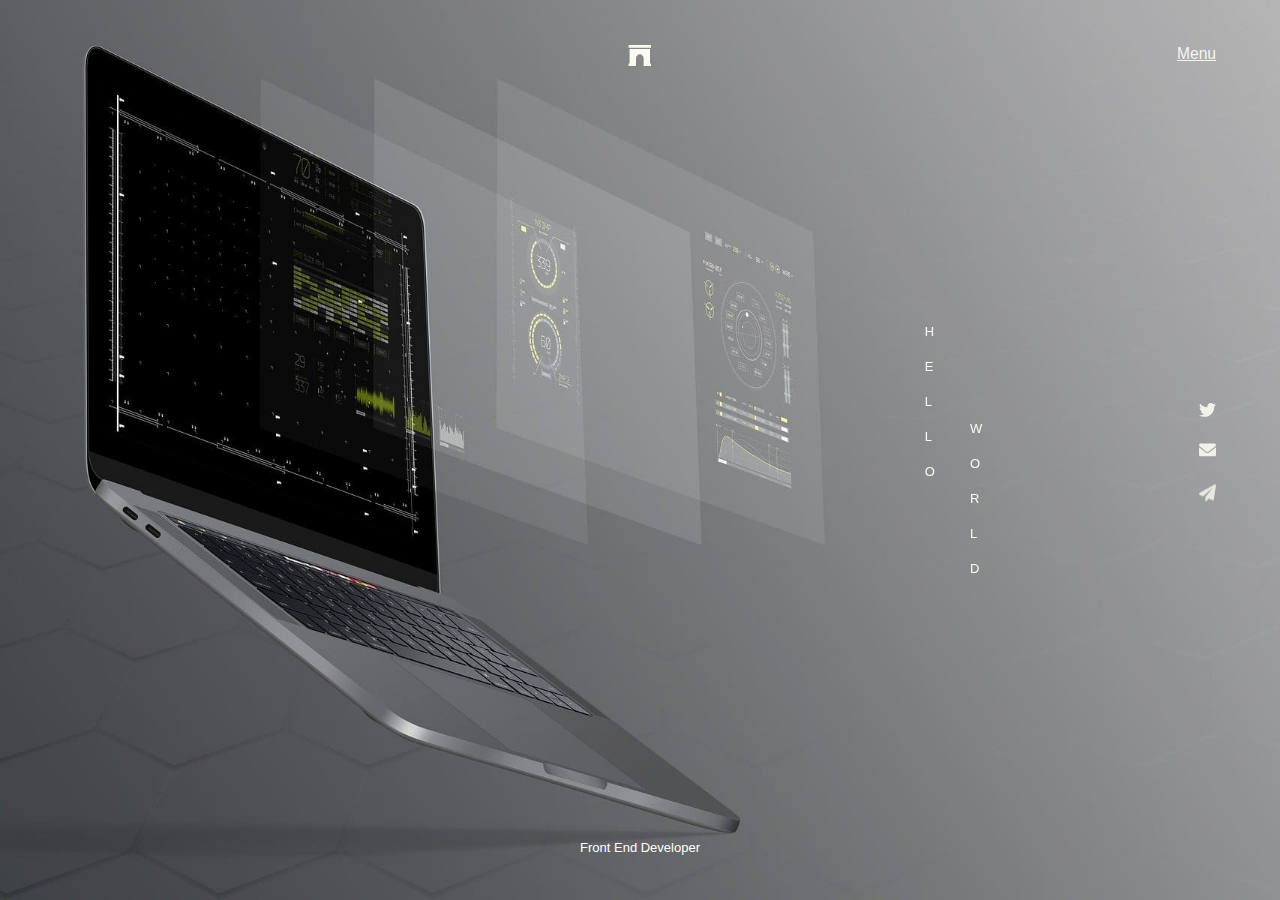
<file: index.html>
<!DOCTYPE html>
<html lang="en">
<head>
	<meta charset="UTF-8">
	<meta
      name="viewport"
      content="width=device-width, initial-scale=1, minimum-scale=1, maximum-scale=1"
    />
	<title>My Portfolio - Home</title>
	<link rel="stylesheet" href="style/style.css">
	<link rel="icon" href="images/logo_gallery.svg">
	<script src="script/gsap.min.js"></script>
</head>
<body class="indexhtml" onload='myAnime()'>
	<div class="menu">
		<a href="web.html" class="web_menu">
			<p>the web</p>
		</a>
		<a href="gallery.html" class="gallery_menu">
			<p>the gallery</p>
		</a>
		<a href="#" class="blog_menu">
			<p>the blog</p>
		</a>
		<a href="#" class="about_menu">
			<p>About Me</p>
		</a>
		<a href="#" class="close_menu">
			<p>C</p>
			<p>L</p>
			<p>O</p>
			<p>S</p>
			<p>E</p>		
		</a>
	</div>
	<div class="showcase">
	<div class="jumbo">
		<img class="logo" src="images/logo_index.svg" alt="">
		<p class="menu_btn"><a href="#">Menu</a></p>
		<div class="socmed">
			<img src="images/twitter-solid.svg" alt="">
			<img src="images/email-solid.svg" alt="">
			<img src="images/telegram-solid.svg" alt="">
		</div>
		<div class="hello">
			<p>H</p>
			<p>E</p>
			<p>L</p>
			<p>L</p>
			<p>O</p>
		</div>
		<div class="world">
			<p>W</p>
			<p>O</p>
			<p>R</p>
			<p>L</p>
			<p>D</p>
		</div>
		<p id="job">Front End Developer</p>
	</div>
	</div>

	<script src="script/script.js"></script>
</body>
</html>
</file>
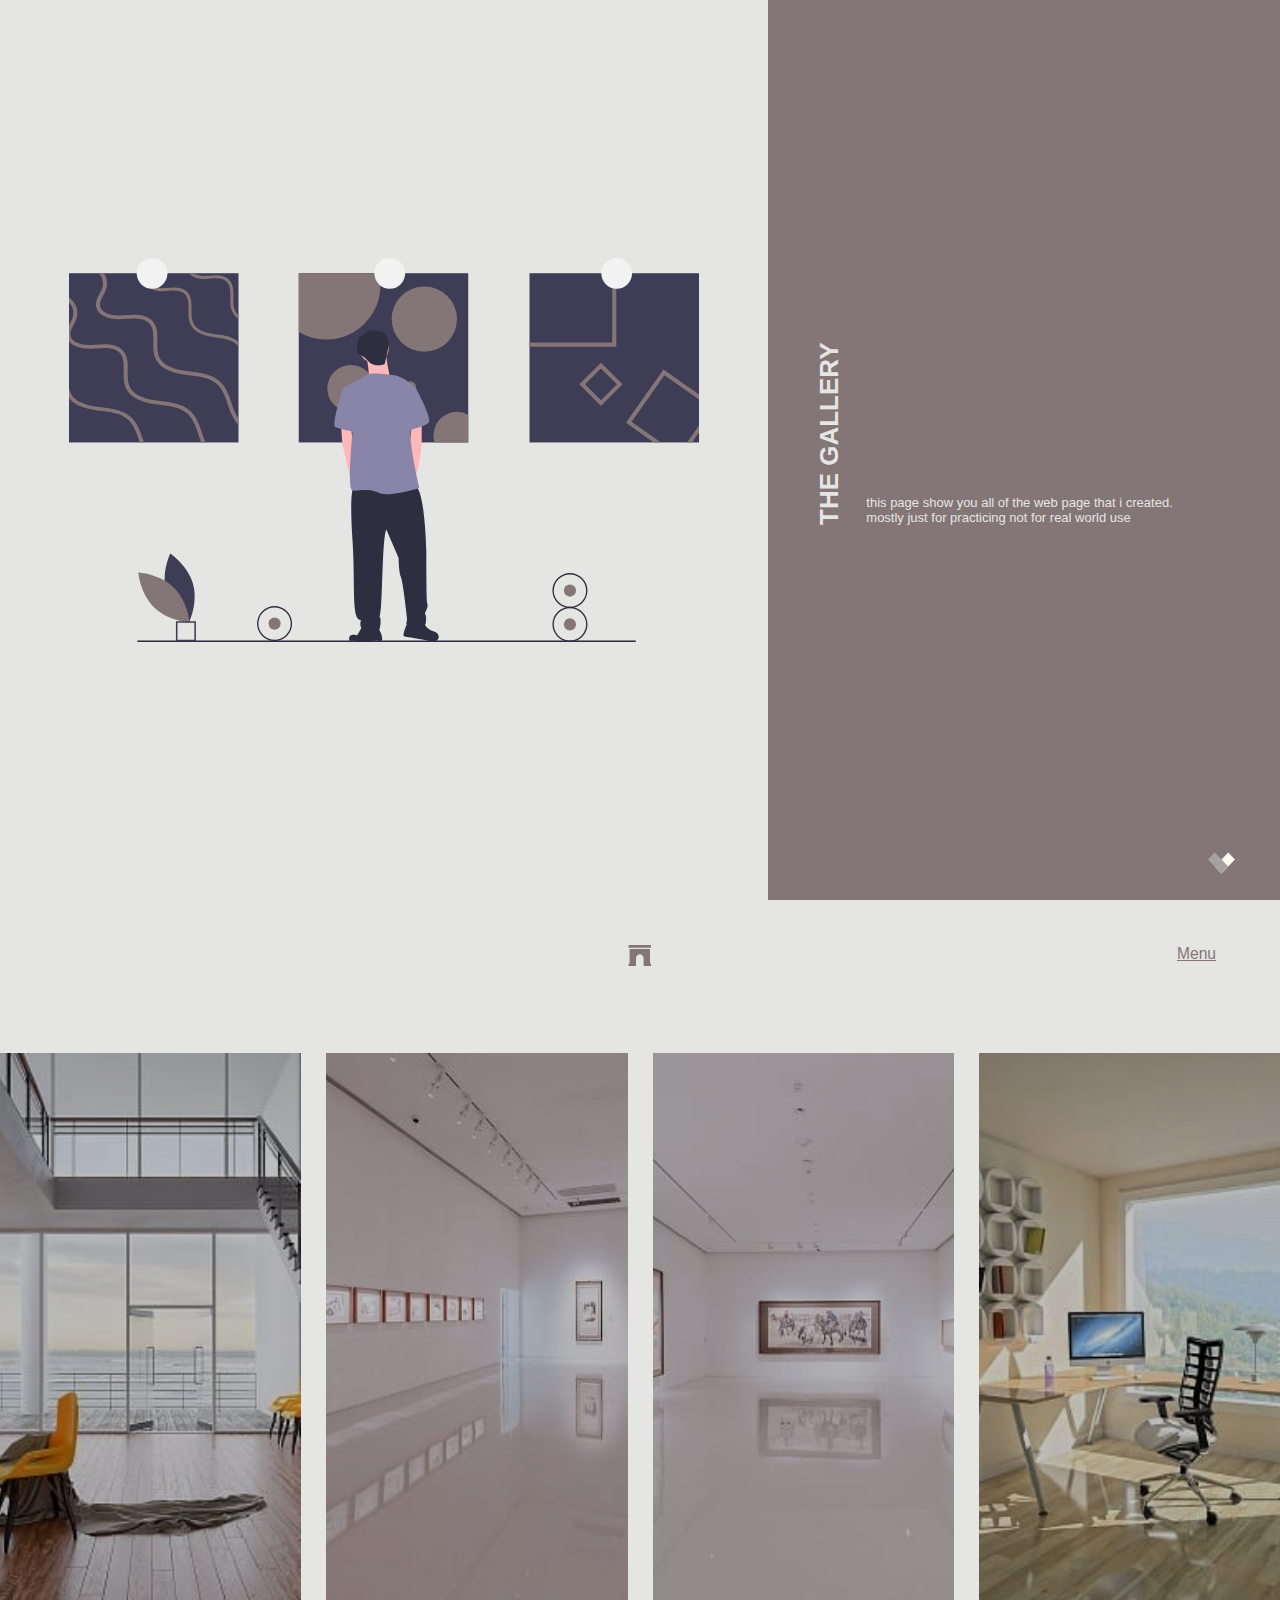
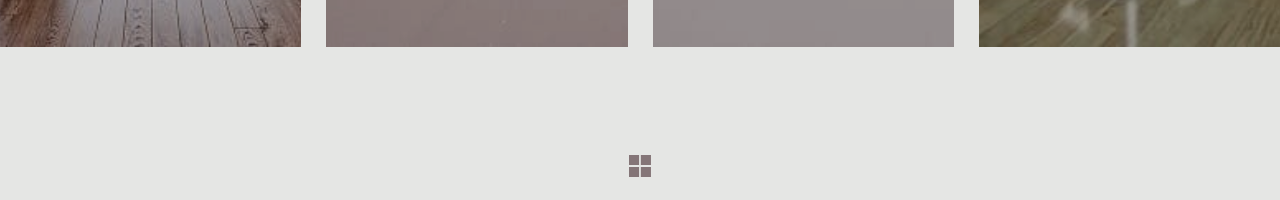
<file: gallery.html>
<!DOCTYPE html>
<html lang="en" onkeydown="galleryScroll(event)">
<head>
	<meta charset="UTF-8">
	<meta
      name="viewport"
      content="width=device-width, initial-scale=1, minimum-scale=1, maximum-scale=1"
    />
	<title>My portfolio - Gallery</title>
	<link
      rel="stylesheet"
      href="https://unpkg.com/swiper/swiper-bundle.min.css"
    />
	<link rel="stylesheet" href="style/style.css">
	<link rel="icon" href="images/logo_gallery.svg">
	<script src="script/gsap.min.js"></script>

</head>
<body class="galleryhtml">
	<div class="menu">
		<a href="web.html" class="web_menu">
			<p>the web</p>
		</a>
		<a href="gallery.html" class="gallery_menu">
			<p>the gallery</p>
		</a>
		<a href="#" class="blog_menu">
			<p>the blog</p>
		</a>
		<a href="#" class="about_menu">
			<p>About Me</p>
		</a>
		<a href="#" class="close_menu">
			<p>C</p>
			<p>L</p>
			<p>O</p>
			<p>S</p>
			<p>E</p>		
		</a>
	</div>
	
	<div class="gallery_showcase">
		<div class="art_image">
			<img src="images/gallery_showcase_image1.svg" alt="">
		</div>
		<div class="text">
			<h1>THE GALLERY</h1>
			<p>this page show  you all of the web page that i created. mostly just for practicing not for real world use</p>
		</div>
	</div>

	<div class="right_cover"></div>
	
	<div class="gallery">
		<a href="index.html"><img class="logo" src="images/logo_gallery.svg" alt=""></a>
		<p class="menu_btn"><a href="#">Menu</a></p>
		
		<div class="swiper mySwiper">
		      <div class="swiper-wrapper">
		        <div class="swiper-slide">
		        	<a href="#">
		        		<img src="images/gambar1.jpg" alt="">
		        	</a>
		    	</div>
		        <div class="swiper-slide">
		        	<a href="#">
		        		<img src="images/gambar2.jpg" alt="">
		        	</a>
		    	</div>
		        <div class="swiper-slide">
		        	<a href="#">
		        		<img src="images/gambar3.jpg" alt="">
		        	</a>
		    	</div>
		        <div class="swiper-slide">
		        	<a href="#">
		        		<img src="images/gambar4.jpg" alt="">
		        	</a>
		    	</div>
		        <div class="swiper-slide">
		        	<a href="#">
		        		<img src="images/gambar5.jpg" alt="">
		        	</a>
		    	</div>
		        <div class="swiper-slide">
		        	<a href="#">
		        		<img src="images/gambar6.jpg" alt="">
		        	</a>
		    	</div>
		        <div class="swiper-slide">
		        	<a href="#">
		        		<img src="images/gambar7.jpg" alt="">
		        	</a>
		    	</div>
		        <div class="swiper-slide">
		        	<a href="#">
		        		<img src="images/gambar8.jpg" alt="">
		        	</a>
		    	</div>
		      </div>
    		</div>

  		<div class="show_zoomout">
    		<div class="show_open">
    			<div class="grid_wrapper">
    				<div class="grid_col_wrapper">
    					<div class="images">
    						<img src="images/gambar1.jpg" alt="">
    					</div>
    					<div class="images"><img src="images/gambar2.jpg" alt=""></div>
    					<div class="images"><img src="images/gambar3.jpg" alt=""></div>
    					<div class="images"><img src="images/gambar4.jpg" alt=""></div>
    					<div class="images"><img src="images/gambar5.jpg" alt=""></div>
    					<div class="images"><img src="images/gambar6.jpg" alt=""></div>
    					<div class="images"><img src="images/gambar7.jpg" alt=""></div>
    					<div class="images"><img src="images/gambar8.jpg" alt=""></div>
    				</div>
    				<div class="grid_col_wrapper">
    					<div class="images">
    						<img src="images/gambar1.jpg" alt="">
    					</div>
    					<div class="images"><img src="images/gambar2.jpg" alt=""></div>
    					<div class="images"><img src="images/gambar3.jpg" alt=""></div>
    					<div class="images"><img src="images/gambar4.jpg" alt=""></div>
    					<div class="images"><img src="images/gambar5.jpg" alt=""></div>
    					<div class="images"><img src="images/gambar6.jpg" alt=""></div>
    					<div class="images"><img src="images/gambar7.jpg" alt=""></div>
    					<div class="images"><img src="images/gambar8.jpg" alt=""></div>
    				</div>
    				<div class="grid_col_wrapper">
    					<div class="images">
    						<img src="images/gambar1.jpg" alt="">
    					</div>
    					<div class="images"><img src="images/gambar2.jpg" alt=""></div>
    					<div class="images"><img src="images/gambar3.jpg" alt=""></div>
    					<div class="images"><img src="images/gambar4.jpg" alt=""></div>
    					<div class="images"><img src="images/gambar5.jpg" alt=""></div>
    					<div class="images"><img src="images/gambar6.jpg" alt=""></div>
    					<div class="images"><img src="images/gambar7.jpg" alt=""></div>
    					<div class="images"><img src="images/gambar8.jpg" alt=""></div>
    				</div>
    			</div>
    		</div>
    		<img class="show_open_btn" src="images/show_open_dark.svg" alt="">

  		</div>
  		<img class="show_close_btn" src="images/gallery_show_close_btn.svg" alt="">
	</div>


  	<div class="scrollbtn">
  			<img class="down" src="images/galleryArrow.svg" alt="">
  	</div>

  	<!-- SWIPER JS -->
	<script src="https://unpkg.com/swiper/swiper-bundle.min.js"></script>
	<!-- VANILA JS -->
	<script src="script/gallery.js"></script>
</body>
</html>
</file>
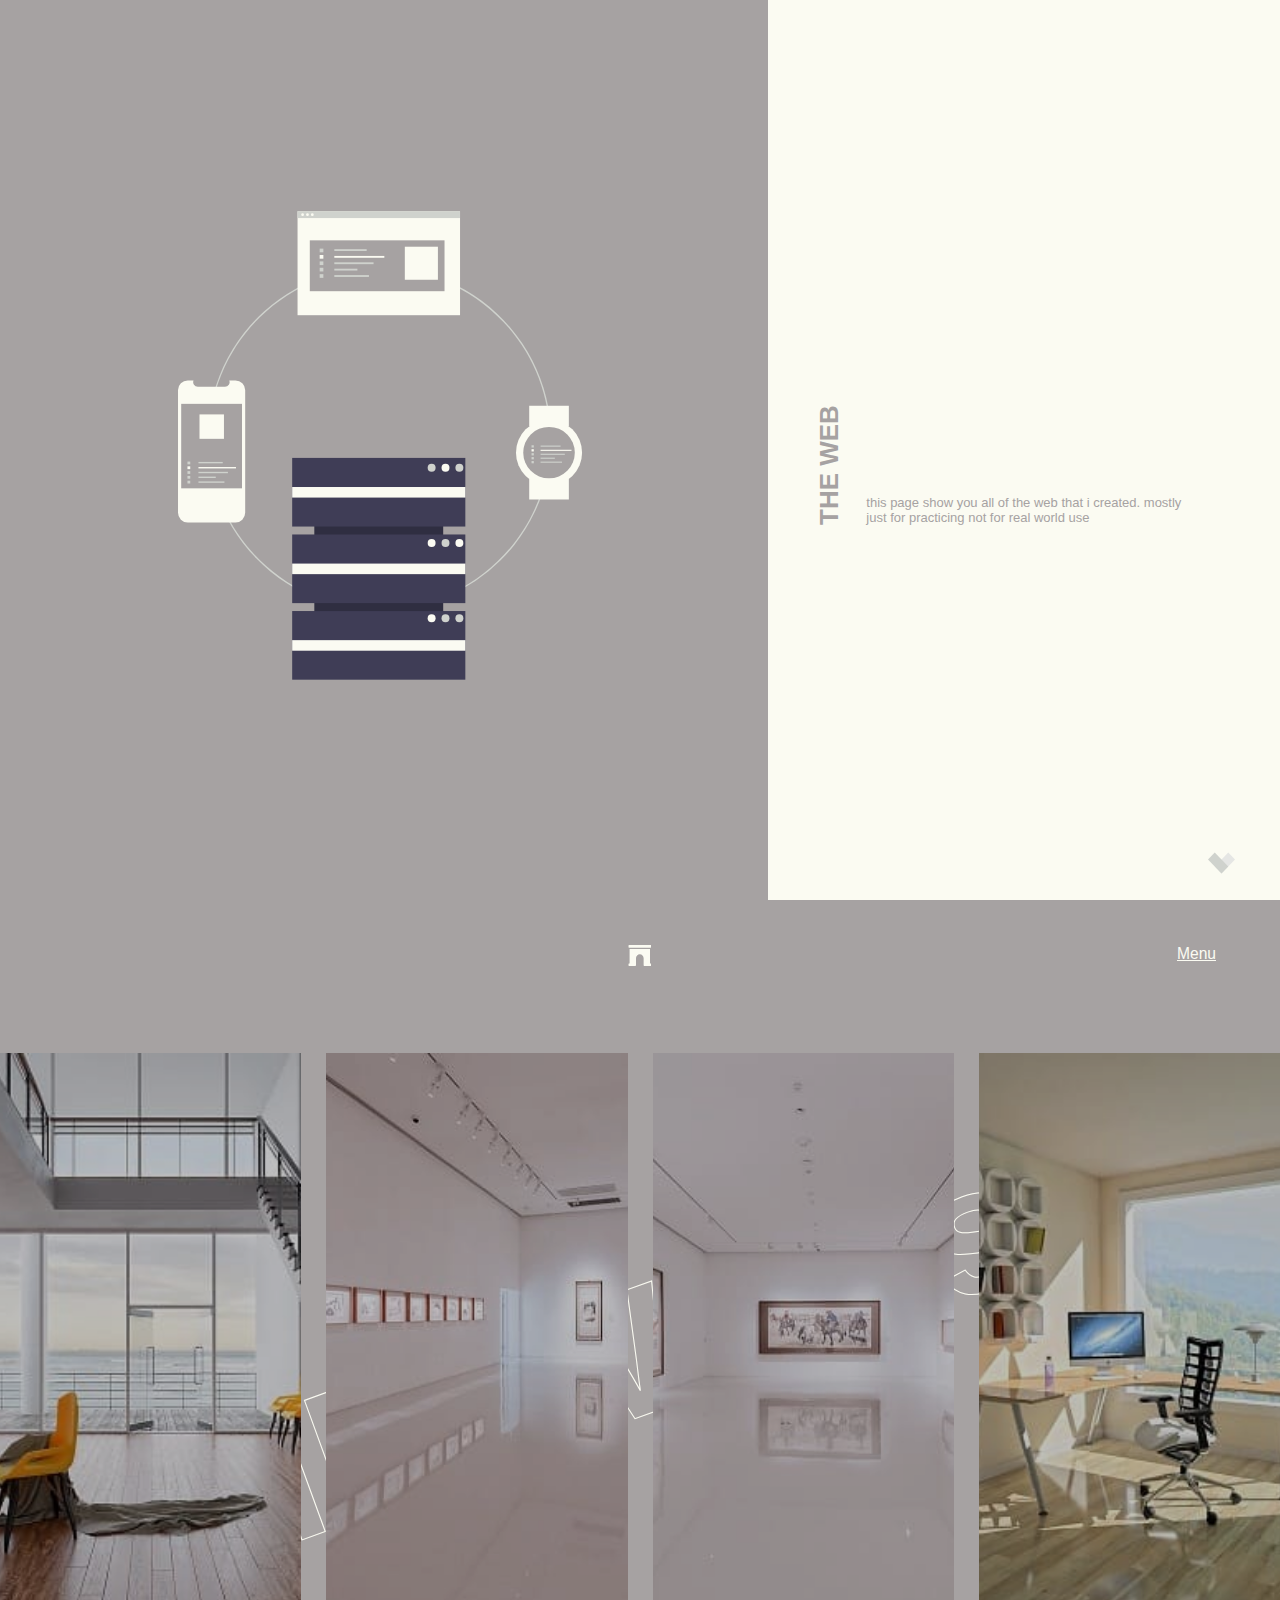
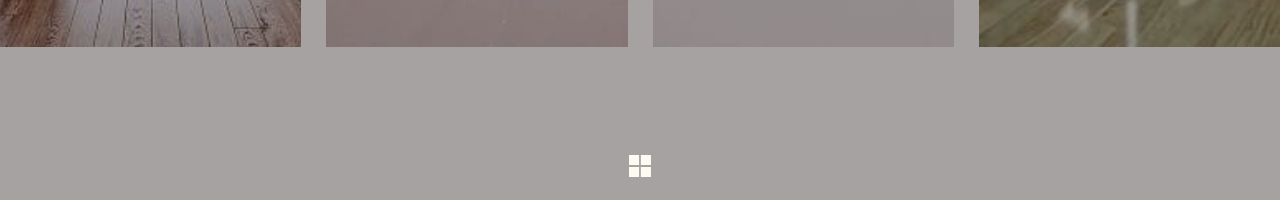
<file: web.html>
<!DOCTYPE html>
<html lang="en" onkeydown="webScroll(event)">
<head>
	<meta charset="UTF-8">
	<meta
      name="viewport"
      content="width=device-width, initial-scale=1, minimum-scale=1, maximum-scale=1"
    />
	<title>My portfolio - Web</title>
	<link rel="stylesheet" href="style/style.css">
	<link
      rel="stylesheet"
      href="https://unpkg.com/swiper/swiper-bundle.min.css"
    />
    <script src="script/gsap.min.js"></script>
<link rel="icon" href="images/logo_gallery.svg">
</head>
<body class="webhtml">
	<div class="menu">
		<a href="web.html" class="web_menu">
			<p>the web</p>
		</a>
		<a href="gallery.html" class="gallery_menu">
			<p>the gallery</p>
		</a>
		<a href="#" class="blog_menu">
			<p>the blog</p>
		</a>
		<a href="#" class="about_menu">
			<p>About Me</p>
		</a>
		<a href="#" class="close_menu">
			<p>C</p>
			<p>L</p>
			<p>O</p>
			<p>S</p>
			<p>E</p>		
		</a>
	</div>
	
	<div class="web_showcase">
		<div class="server_image">
			<img src="images/server_image1.svg" alt="">
		</div>
		<div class="text">
			<h1>THE WEB</h1>
			<p>this page show  you all of the web that i created. mostly just for practicing not for real world use</p>
		</div>
	</div>
	<div class="right_cover"></div>

	<div class="web">
		<a href="index.html"><img class="logo" src="images/logo_web.svg" alt=""></a>
		<p class="menu_btn"><a href="#">Menu</a></p>
		<h1>Hello Whatsup</h1>

			<div class="swiper mySwiper">
		      <div class="swiper-wrapper">
		        <div class="swiper-slide">
		        	<a href="#">
		        		<img src="images/gambar1.jpg" alt="">
		        	</a>
		    	</div>
		        <div class="swiper-slide">
		        	<a href="#">
		        		<img src="images/gambar2.jpg" alt="">
		        	</a>
		    	</div>
		        <div class="swiper-slide">
		        	<a href="#">
		        		<img src="images/gambar3.jpg" alt="">
		        	</a>
		    	</div>
		        <div class="swiper-slide">
		        	<a href="#">
		        		<img src="images/gambar4.jpg" alt="">
		        	</a>
		    	</div>
		        <div class="swiper-slide">
		        	<a href="#">
		        		<img src="images/gambar5.jpg" alt="">
		        	</a>
		    	</div>
		        <div class="swiper-slide">
		        	<a href="#">
		        		<img src="images/gambar6.jpg" alt="">
		        	</a>
		    	</div>
		        <div class="swiper-slide">
		        	<a href="#">
		        		<img src="images/gambar7.jpg" alt="">
		        	</a>
		    	</div>
		        <div class="swiper-slide">
		        	<a href="#">
		        		<img src="images/gambar8.jpg" alt="">
		        	</a>
		    	</div>
		      </div>
    		</div>

		
		 
		<div class="show_zoomout">
    		<div class="show_open">
    			<div class="grid_wrapper">
    				<div class="grid_col_wrapper">
    					<div class="images">
    						<img src="images/gambar1.jpg" alt="">
    					</div>
    					<div class="images"><img src="images/gambar2.jpg" alt=""></div>
    					<div class="images"><img src="images/gambar3.jpg" alt=""></div>
    					<div class="images"><img src="images/gambar4.jpg" alt=""></div>
    					<div class="images"><img src="images/gambar5.jpg" alt=""></div>
    					<div class="images"><img src="images/gambar6.jpg" alt=""></div>
    					<div class="images"><img src="images/gambar7.jpg" alt=""></div>
    					<div class="images"><img src="images/gambar8.jpg" alt=""></div>
    				</div>
    				<div class="grid_col_wrapper">
    					<div class="images">
    						<img src="images/gambar1.jpg" alt="">
    					</div>
    					<div class="images"><img src="images/gambar2.jpg" alt=""></div>
    					<div class="images"><img src="images/gambar3.jpg" alt=""></div>
    					<div class="images"><img src="images/gambar4.jpg" alt=""></div>
    					<div class="images"><img src="images/gambar5.jpg" alt=""></div>
    					<div class="images"><img src="images/gambar6.jpg" alt=""></div>
    					<div class="images"><img src="images/gambar7.jpg" alt=""></div>
    					<div class="images"><img src="images/gambar8.jpg" alt=""></div>
    				</div>
    				<div class="grid_col_wrapper">
    					<div class="images">
    						<img src="images/gambar1.jpg" alt="">
    					</div>
    					<div class="images"><img src="images/gambar2.jpg" alt=""></div>
    					<div class="images"><img src="images/gambar3.jpg" alt=""></div>
    					<div class="images"><img src="images/gambar4.jpg" alt=""></div>
    					<div class="images"><img src="images/gambar5.jpg" alt=""></div>
    					<div class="images"><img src="images/gambar6.jpg" alt=""></div>
    					<div class="images"><img src="images/gambar7.jpg" alt=""></div>
    					<div class="images"><img src="images/gambar8.jpg" alt=""></div>
    				</div>
    			</div>
    		</div>
    		<img class="show_open_btn" src="images/show_open_light.svg" alt="">

  		</div>
  		<img class="show_close_btn" src="images/web_show_close_btn.svg" alt="">
	</div>

	
	<div class="scrollbtn">
  			<img class="down" src="images/webArrow.svg" alt="">
  	</div>

  	<!-- SWIPER JS -->
  	<script src="https://unpkg.com/swiper/swiper-bundle.min.js"></script>
  	<!-- VANILLA JS -->
	<script src="script/web.js"></script>
</body>
</html>
</file>
<file: style/style.css>
*{
	margin: 0;
	padding: 0;
	box-sizing: border-box;
}
body{
	overflow: hidden;
	font-family: arial;
	position: relative;
}

:root{
	font-size: 13px;
}

/*UNIVERSAL*/
img.logo{
	width: 1.8rem;
	position: absolute;
	top: 5vh;
	left: 50%;
	transform: translateX(-50%);
	z-index: 1;
}

p.menu_btn{
	font-size: 1.2rem;
	position: absolute;
	grid-column: 2/3;
	grid-row: 1/2;
	top: 5vh;
	right: 5vw;
	z-index: 1;
	opacity: 1;
}

.show_open .grid_wrapper{
	grid-column-gap: 24px;
    align-items: start;
    display: none;
    overflow: hidden;
    grid-template-columns: repeat(3,minmax(0,1fr));

}
.show_open .grid_col_wrapper{
	display: grid;
    grid-template-columns: minmax(0,1fr);
    grid-row-gap: 24px;
    margin-bottom: 24px;
}
.show_open .grid_col_wrapper img{
	width: 100%;
}

/*LANDING PAGE*/

.showcase{
	width: 100vw;
	height: 100vh;
	background-image: url(../images/landingpage_bg.jpg);
	background-size: cover;
}

.jumbo{
	display: grid;
	grid-template-columns: 50vw 50vw;
	grid-template-rows: 50vh 50vh;
	position: relative;
}

.jumbo .socmed{
	grid-column: 2/3;
	grid-row: 1/2;
	position: absolute;
	align-self: end;
	justify-self: end;
	transform: translate(-5vw,50%);
	display: flex;
	flex-direction: column;
}
.jumbo .socmed img{
	width: 1.3rem;
	margin: .9rem 0;
	opacity: .9;
}

.jumbo .hello{
	grid-column: 2/3;
	grid-row: 1/2;
	position: absolute;
	align-self: end;
	justify-self: center;
	transform: translate(-100%,22.8%);
}
.jumbo .world{
	grid-column: 2/3;
	grid-row: 2/3;
	position: absolute;
	align-self: start;
	justify-self: center;
	transform: translate(50%,-22.8%);
}
.jumbo .hello p{
	margin: 20px 10px;
	color: #FBFBF2;
	font-size: 1em;
}
.jumbo .world p{
	margin: 20px 10px;
	color: #FBFBF2;
	font-size: 1em;
}
body.indexhtml p.menu_btn a{
	color: #FBFBF2;
}
#job{
	color: white;
	grid-column: 1/2;
    grid-row: 2/3;
    align-self: end;
    justify-self: end;
    transform: translateX(50%);
    margin-bottom: 5vh;
}

/*00000000000000000000000000000000000000000000000000000000000
THIS IS MENU
00000000000000000000000000000000000000000000000000000000000
*/
.menu{
	width: 100vw;
	height: 100vh;
	position: absolute;
	z-index: 5;
	display: grid;
	grid-template-columns: 30vw 30vw 40vw;
	grid-template-rows: 50vh 50vh;
	grid-gap: 1px;
	background-color:  #FBFBF2;
	transform: translateY(-101vh);
}
.menu a{
	background-color: rgb(140,140,140);
	position: relative;	
	transition: .8s ease all;
	display: flex;
	justify-content: center;
	align-items: center;
	text-decoration: none;
}
.menu a:hover{
	cursor: pointer;
	background-color:  #FBFBF2;
}
.menu a:hover p{
	color: #A6A2A2;
}
.menu p{
	color: #FBFBF2;
	transition: 1s ease all;
}
.menu .web_menu{
	grid-column: 1/2;
	grid-row: 1/2;
/*	position: absolute;*/
}
.menu .gallery_menu{
	grid-column: 2/3;
	grid-row: 1/2;
/*	position: absolute;*/
}
.menu .blog_menu{
	grid-column: 1/2;
	grid-row: 2/3;
/*	position: absolute;*/
}
.menu .about_menu{
	grid-column: 2/3;
	grid-row: 2/3;
/*	position: absolute;*/
}
.menu .close_menu{
	grid-column: 3/4;
	grid-row: 1/3;
	flex-direction: column;
/*	position: absolute;*/
}
/*0000000000000000000000000000000000000000000000000000000000*/
/*THIS IS THE WEB PAGE CSS*/
/*0000000000000000000000000000000000000000000000000000000000*/
.webhtml{
	background-color: #A6A2A2;
}
.web_showcase{
	display: grid;
	grid-template-columns: 60vw 40vw; 
	grid-template-rows: 100vh;
	transform: translateY(0px);
}
.web_showcase .server_image{
	grid-column: 1/2;
	grid-row: 1/2;
	background-color: #A6A2A2;
	display: flex;
	align-items: center;
	justify-content: center;
}
.web_showcase .server_image img{
	width: 100%;
}
.web_showcase .text{
	grid-column: 2/3;
	grid-row: 1/2;
	position: relative;
	display: grid;
	grid-template-rows: 60% 40%;
	padding: 15%;
}
.web_showcase .text h1{
	color: #A6A2A2;
	grid-column: 1/2;
	grid-row: 1/2;
	transform-origin: bottom left;
	justify-self: start;
    align-self: end;
    transform: rotate(-90deg);
}
.web_showcase .text p{
	color: #A6A2A2;
	grid-column: 1/2;
	grid-row: 1/2;
	justify-self: start;
    align-self: end;
    padding-left: 6%;
}



body.webhtml p.menu_btn a{
	color: #FBFBF2;
}
.web{
	height: 100vh;
	width: 100vw;
	background-color: #A6A2A2;
	display: flex;
	align-items: center;
	justify-content: center;
	position: relative;
}
.web h1{
	font-size: 180px;
	z-index: 0;
	-webkit-text-stroke: 1px #FBFBF2;
	color: transparent;
	position: absolute;
	transform: rotate(-20deg);

}
.swiper {
        width: 100%;
        height: 66%;
}

.swiper-slide {
        text-align: center;
        font-size: 18px;
        background: #A6A2A2;

        /* Center slide text vertically */
        display: -webkit-box;
        display: -ms-flexbox;
        display: -webkit-flex;
        display: flex;
        -webkit-box-pack: center;
        -ms-flex-pack: center;
        -webkit-justify-content: center;
        justify-content: center;
        -webkit-box-align: center;
        -ms-flex-align: center;
        -webkit-align-items: center;
        align-items: center;
        overflow: hidden;
}

.swiper-slide img {
        display: block;
        width: 100%;
        height: 100%;
        object-fit: cover;
        filter: brightness(75%);
        transition: .6s ease all;
}
.swiper-slide a{
	width: 100%;
	height: 100%;
}

.swiper-slide:hover img{
	transform: scale(1.15);
	filter: brightness(100%);
}

.webhtml .right_cover{
	width: 40vw;
	height: 100vh;
	position: absolute;
	top: 0;
	right: 0;
	background-color: #FBFBF2;
	z-index: -1;
}


div.scrollbtn img{
	width: 2.1rem;
	position: fixed;
	bottom: 1.8rem;
	right: 45px;
	z-index: 2;
	transform: rotateY(0);
}

div.scrollbtn:hover img{
	cursor: pointer;
}

.show_zoomout div.show_open{
	background-color: #A6A2A2;
	width: 100%;
}
.show_zoomout img.show_open_btn{
	width: 100%;
}
.show_zoomout{
	position: absolute;
	bottom: 1.8rem;
	left: 50%;
	transform: translateX(-50%);
	width: 1.7rem;
	height: 1.7rem;
	overflow: hidden;
	z-index: 5;
}

.show_zoomout:hover{
	cursor: pointer;
}

.show_close_btn{
	width: 2.1rem;
    position: fixed;
    bottom: 1.8rem;
    right: 0;
    z-index: 6;
    transform: translateX(100%);
    opacity: 0;
}
.show_close_btn:hover{
	cursor: pointer;
}

/*00000000000000000000000000000000000000000000000000000000000*/
/*THE GALLERY*/
/*00000000000000000000000000000000000000000000000000000000000*/
.galleryhtml{
	background-color: #E5E6E4;
}
.gallery_showcase{
	display: grid;
	grid-template-columns: 60vw 40vw;
	grid-template-rows: 100vh;
}
.gallery_showcase .art_image{
	grid-column: 1/2;
	grid-row: 1/2;
	background-color: #E5E6E4;
	display: flex;
	align-items: center;
	justify-content: center;
}
.gallery_showcase .art_image img{
	width: 82%;
}
.gallery_showcase .text{
	grid-column: 2/3;
	grid-row: 1/2;
	position: relative;
	display: grid;
	grid-template-rows: 60% 40%;
	padding: 15%;
}
.gallery_showcase .text h1{
	color: #E5E6E4;
	grid-column: 1/2;
	grid-row: 1/2;
	transform-origin: bottom left;
	justify-self: start;
    align-self: end;
    transform: rotate(-90deg);
}
.gallery_showcase .text p{
	color: #E5E6E4;
	grid-column: 1/2;
	grid-row: 1/2;
	justify-self: start;
    align-self: end;
    padding-left: 6%;
}


.gallery{
	height: 100vh;
	width: 100vw;
	background-color: #E5E6E4;
	background-size: cover;
	display: flex;
	align-items: center;
	justify-content: center;
	position: relative;
}


body.galleryhtml p.menu_btn a{
	color: #847577;
}
.galleryhtml .right_cover{
	width: 40vw;
	height: 100vh;
	position: absolute;
	top: 0;
	right: 0;
	background-color: #847577;
	z-index: -1;
}

@media screen and (max-width: 1024px){

	:root{
		font-size: 12px;
	}
	.jumbo .hello {
	    grid-column: 1/2;
	    grid-row: 1/2;
	    position: absolute;
	    transform: translate(0,22.8%);
	    justify-self: end;
	}
	.jumbo .world {
	    grid-column: 2/3;
	    grid-row: 2/3;
	    position: absolute;
	    transform: translate(0,-22.8%);
	    justify-self: start;
	}
	.web_showcase .text{
		grid-template-rows: 50% 50%;
	    padding: 4%;
	}
	.web_showcase .text h1{
		justify-self: center;
    	align-self: end;
    	transform: unset;
	}
	.web_showcase .text p{
		grid-column: 1/2;
	    grid-row: 2/3;
	    justify-self: center;
	    align-self: start;
	    text-align: center;
	    padding: unset;
	}
	.gallery_showcase .text{
		grid-template-rows: 50% 50%;
	    padding: 4%;
	}
	.gallery_showcase .text h1{
		justify-self: center;
    	align-self: end;
    	transform: unset;
	}
	.gallery_showcase .text p{
		grid-column: 1/2;
	    grid-row: 2/3;
	    justify-self: center;
	    align-self: start;
	    text-align: center;
	    padding: unset;
	}
	
	.show_open .grid_wrapper{
	    grid-template-columns: repeat(2,minmax(0,1fr));
	}
}

@media screen and (max-width: 768px){
	:root{
		font-size: 17px;
	}

	.gallery_showcase .text h1{
		top: unset;
    	left: 0
	}

	.web_showcase .text h1{
		top: unset;
	}

}


@media screen and (max-width: 376px){
	:root{
		font-size: 11px;
	}

	.text{
		width: 90%;
		margin: 1rem auto;
	}

	.text p{
		transform: translateY(-10%);
	}

	.showcase{
	  background: gray url(../images/home_mobile_bg.jpg) center -100px/100vw auto !important;
	}

	.swiper{
		display: none;
	}

	.scrollbtn img.down{
		bottom: 2rem;
		right: 30px;
	}

	.show_zoomout{
		width: 100vw;
		height: 100vh;
		overflow: scroll;
		bottom: 0;
		z-index: 0;
	}

	.show_zoomout img.show_open_btn{
		display: none;
	} 

	.show_zoomout .show_open .grid_wrapper{
	    grid-template-columns: repeat(1,minmax(0,1fr));
	    margin: 0;
	    display: block;
	}

	img.logo{
		left: 30px;
	}

	.menu {
	    grid-template-columns: 100%;
	    grid-template-rows: repeat(5,20%);
		width: 20vw;
		right: 0;
		background-color: rgb(140,140,140);
	}

	.menu .web_menu{
		grid-column: 1/2;
    	grid-row: 2/3;
	}
	.menu .gallery_menu {
	    grid-column: 1/2;
	    grid-row: 3/4;
	}
	.menu .blog_menu {
	    grid-column: 1/2;
	    grid-row: 4/5;
	}	
	.menu .about_menu {
	    grid-column: 1/2;
	    grid-row: 5/6;
	}
	.menu .close_menu {
	    grid-column: 1/2;
	    grid-row: 1/2;
	    flex-direction: column-reverse;
	}

	.menu a p{
		transform: rotate(-90deg);
	}

	p.menu_btn{
		right: 30px;
	}
	.jumbo .socmed {
	    grid-column: 1/3;
	    grid-row: 2/3;
	    position: absolute;
	    width: 100%;
	    justify-content: space-evenly;
	    transform: translateY(0%);
	    display: flex;
	    flex-direction: row;
	    background-color: rgb(140,140,140);
	}
	.jumbo .hello {
	  width: 50%;
	  grid-column: 1/3;
	  grid-row: 1/2;
    display: flex;
    justify-content: space-between;
    transform: translate(-50%,-100%);
	}
	.jumbo .world {
	  width: 50%;
	  grid-column: 1/3;
	  grid-row: 1/2;
    display: flex;
    justify-content: space-between;
    align-self: flex-end;
    transform: translate(50%,0);
	}
	.jumbo #job{
	  grid-column: 1/2;
	  grid-row: 2/3;
	  justify-self: end;
	  transform: translateX(50%);
	  align-self: flex-start;
	  font-size: 1.2rem;
	  color: whitesmoke;
	  position: relative;
	}
	.jumbo #job::after{
	  content: "";
	  width: 100%;
	  height: 1px;
	  background-color: white;
	  position: absolute;
	  bottom: 0;
	  left: 0;
	}
	.jumbo .hello p, .jumbo .world p{
		font-size: 30px;
		margin: 0;
	}

	.web{
		transition: unset;
	}
	.web_showcase {
	    display: flex;
	    flex-direction: column;
	    height: 100vh;
	    justify-content: center;
	}
	.web_showcase .text {
   		display: block;
    }
    .web_showcase .text h1 {
	    color: #FBFBF2;
	    position: static;
	    transform: rotateZ(0deg) translateX(0%); 
	    transform-origin: center;
	    padding: 0 0 10px;
	    text-align: center;
	}
	.webhtml .right_cover{
		display: none;
	}
	.webhtml .web_showcase .text p {
	    color: #FBFBF2;
	    width: 100%;
	    position: static;
    	text-align: center;
	}

	.gallery{
		transition: unset;
	}
    .gallery_showcase {
	    display: flex;
	    flex-direction: column;
	    height: 100vh;
	    justify-content: center;
	}
	.gallery_showcase .text {
	    display: block;
	/*    margin: 0 20px;*/
    }
    .gallery_showcase .text h1 {
	    color:  #847577;
	    position: static;
	    transform: rotateZ(0deg) translateX(0%); 
	    transform-origin: center;
	    padding: 0 0 10px;
	    text-align: center;
	}
	.galleryhtml .right_cover{
		display: none;
	}
	.galleryhtml .gallery_showcase .text p {
	    color: #847577;
	    width: 100%;
	    position: static;
	    text-align: center;
	}
}
</file>
